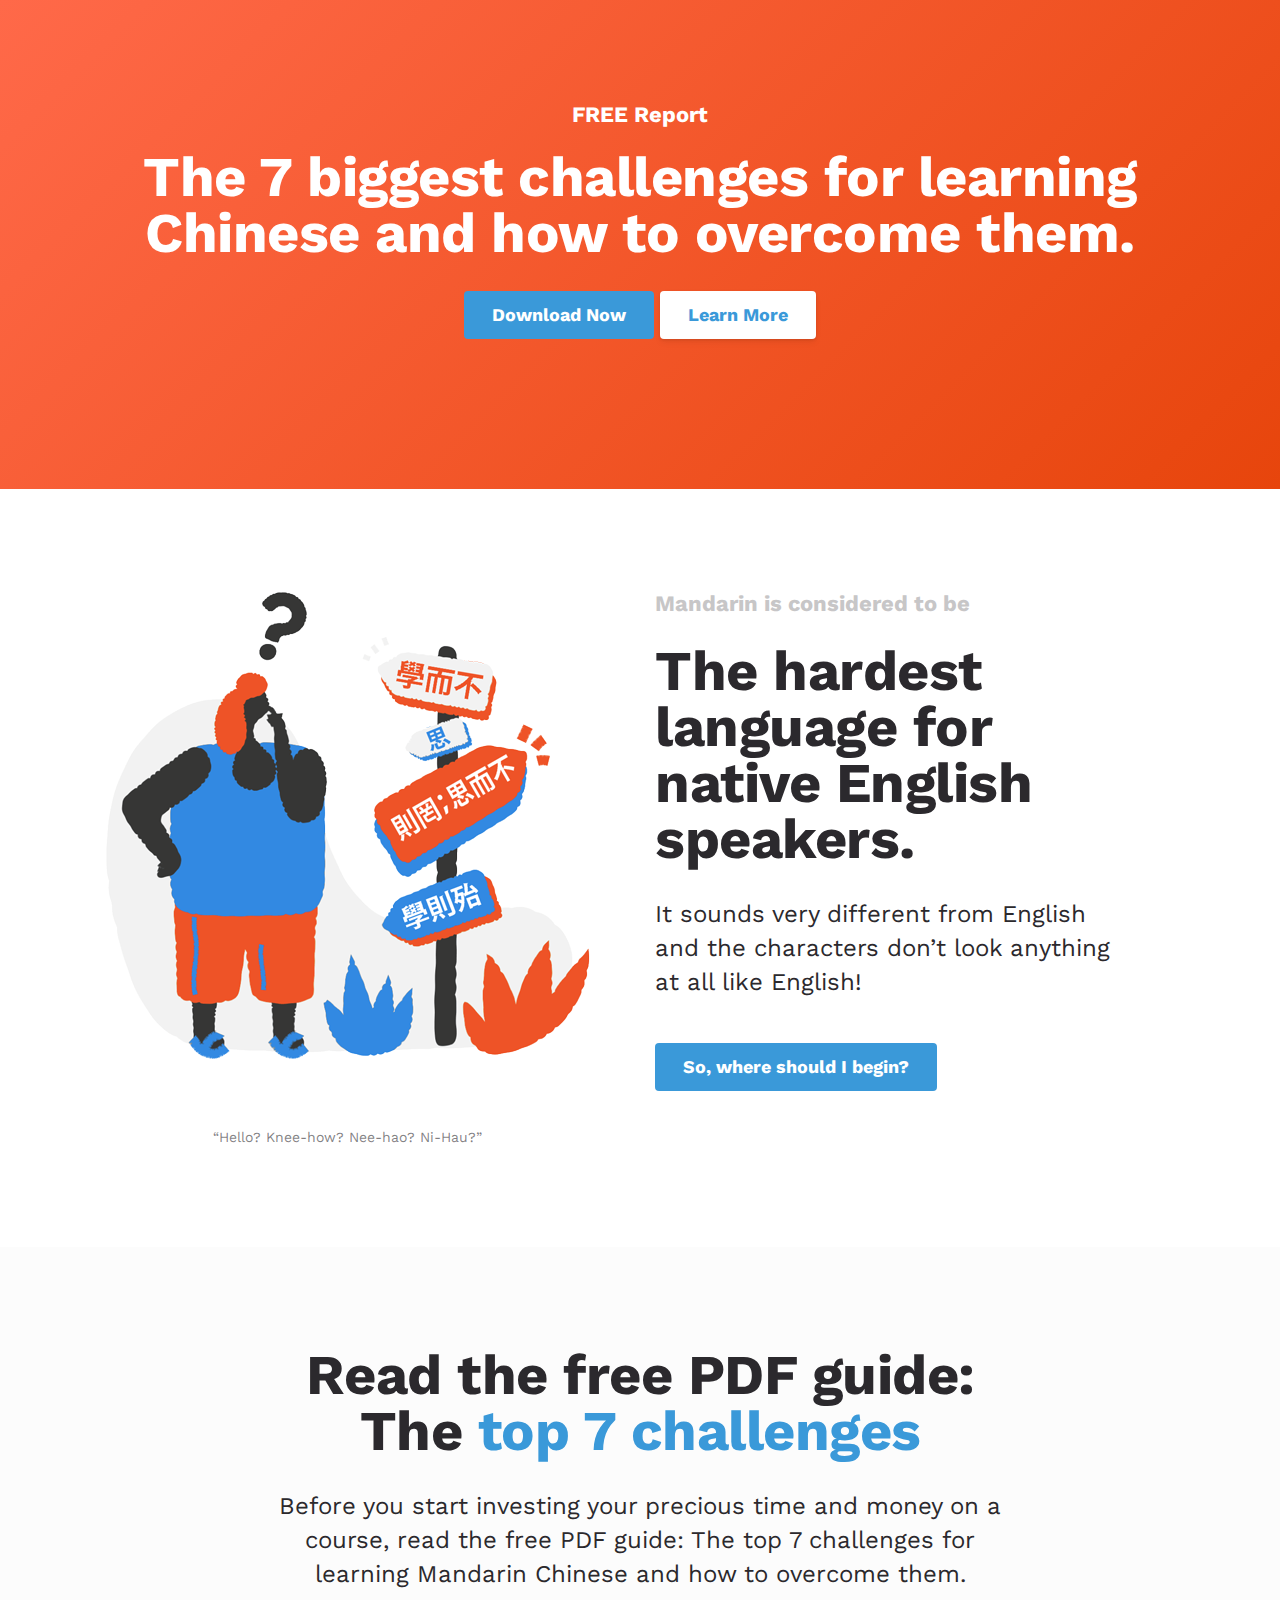
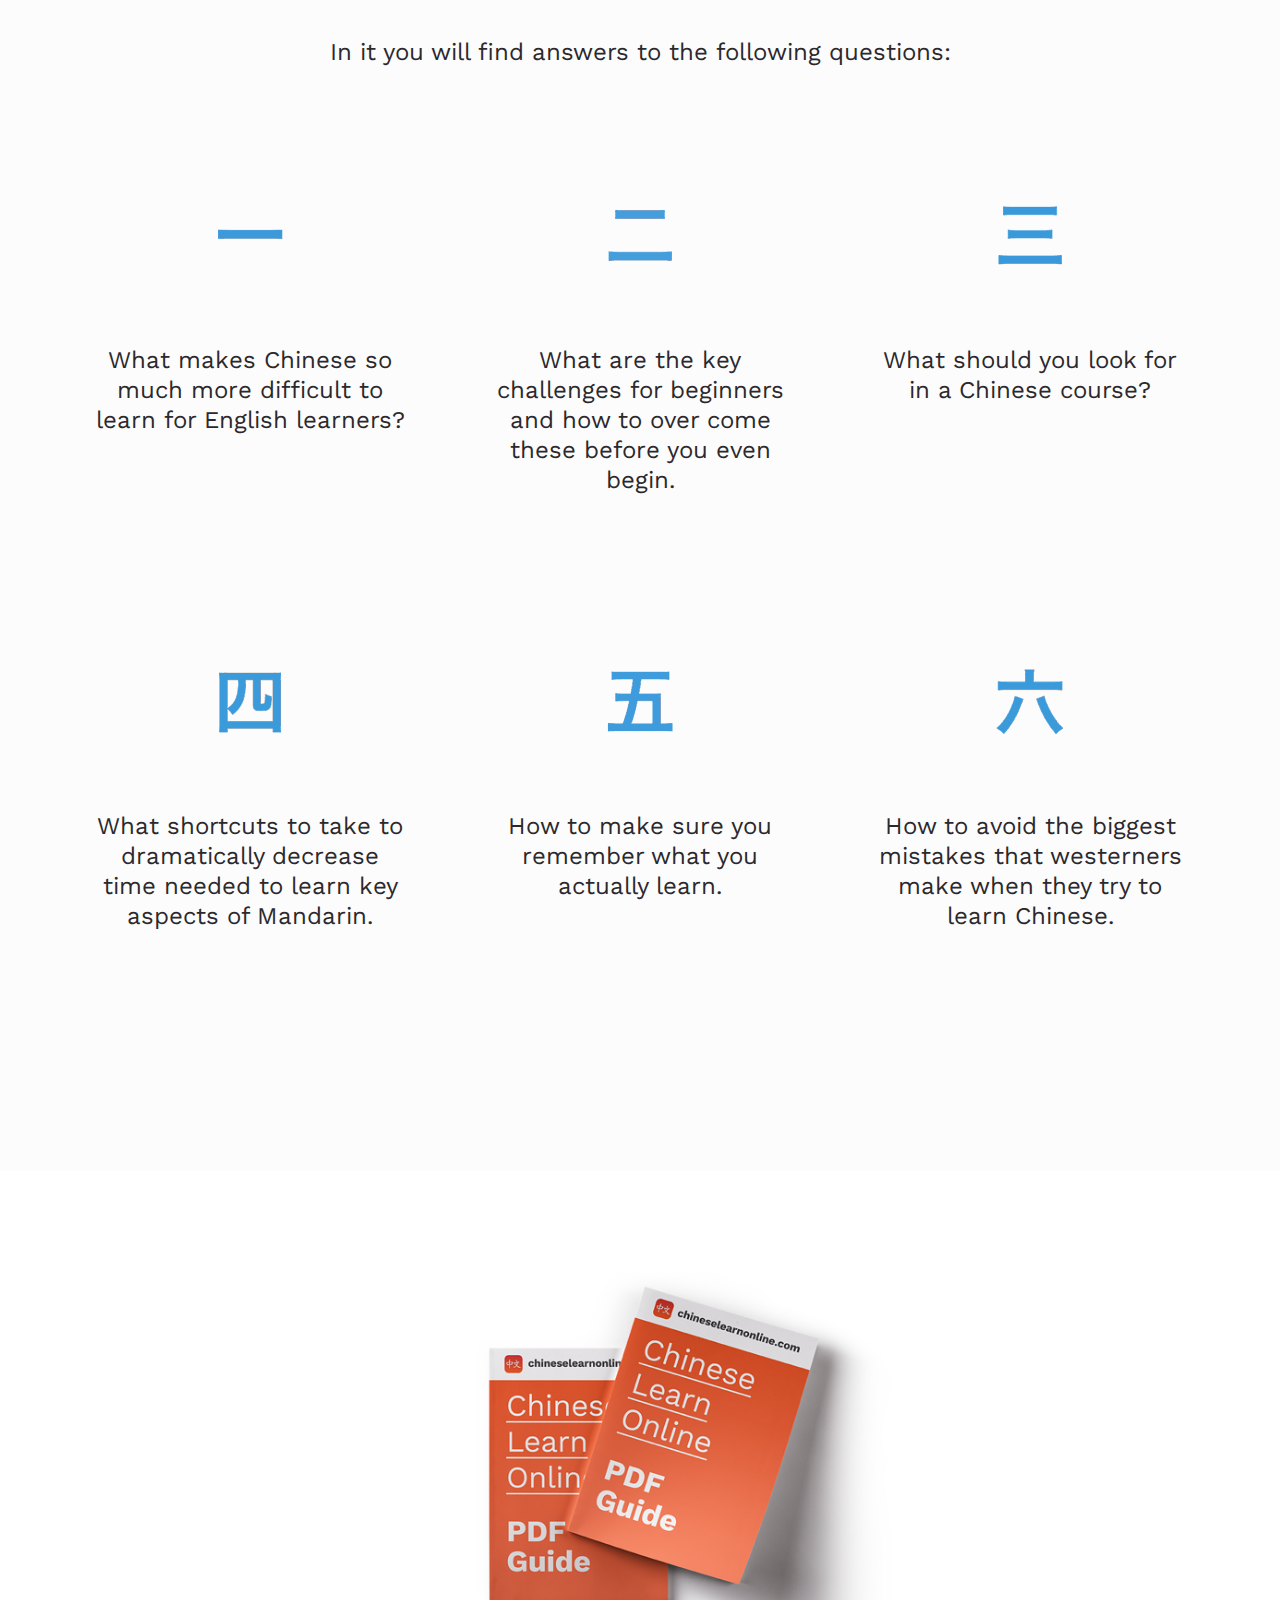
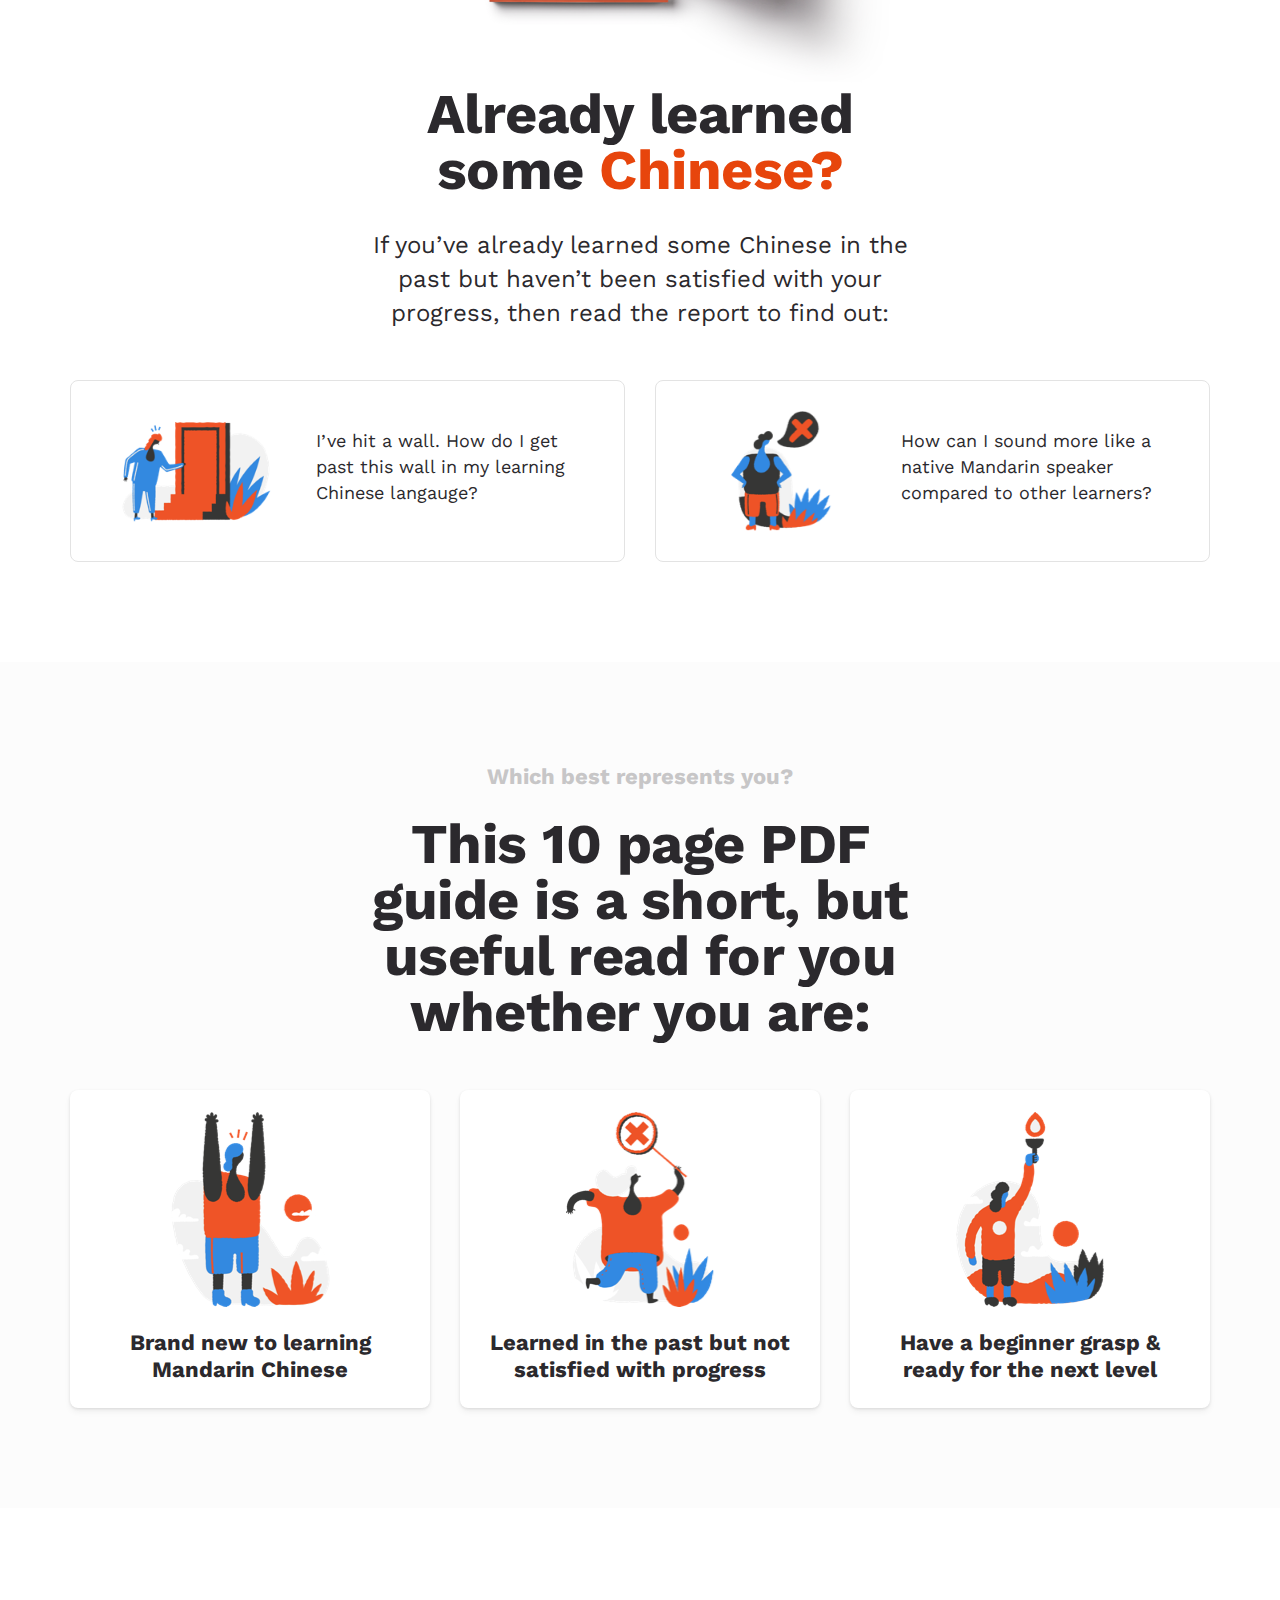
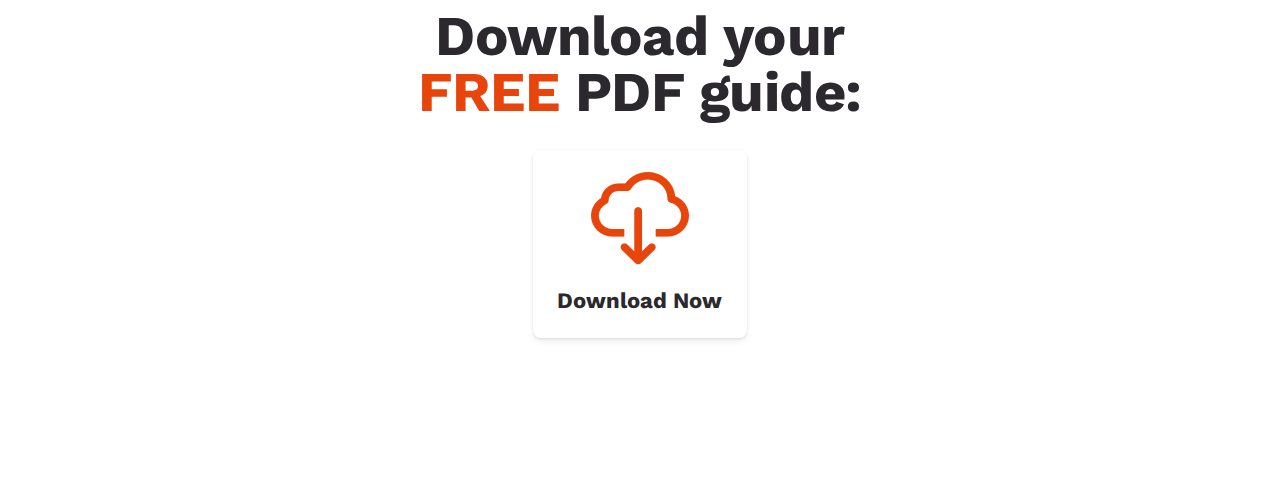
<file: index.html>
<!doctype html>
<html lang="en">
  <!-- Written by musavvir.info -->
  <head>
    <meta charset="utf-8">
    <title>Chinese Learn Online | FREE PDF Guide</title>
    <meta http-equiv="X-UA-Compatible" content="IE=Edge">
    <meta name="viewport" content="width=device-width, initial-scale=1">
    <meta name="theme-color" content="#fff">
    <link rel="apple-touch-icon" sizes="180x180" href="img/apple-touch-icon.png">
    <link rel="icon" type="image/png" sizes="32x32" href="img/favicon-32x32.png">
    <link rel="icon" type="image/png" sizes="16x16" href="img/favicon-16x16.png">
    <link rel="manifest" href="img/site.webmanifest">
    <link rel="mask-icon" href="img/safari-pinned-tab.svg" color="#E7450C">
    <meta name="msapplication-TileColor" content="#E7450C">
    <meta name="theme-color" content="#ffffff">
    <link href="https://fonts.googleapis.com/css?family=Work+Sans:400,700" rel="stylesheet">
    <link rel="stylesheet" media="all" href="css/bootstrap.min.css">
    <link rel="stylesheet" media="all" href="css/clo.css">
    <meta name="description" content="">
    <!-- Twitter Card data -->
    <meta name="twitter:card" content="">
    <meta name="twitter:site" content="">
    <meta name="twitter:title" content="Chinese Learn Online | FREE PDF Guide">
    <meta name="twitter:description" content="Chinese Learn Online (CLO) is a progressive course in Mandarin Chinese that takes you from absolute beginner to fluency over the course of 7 levels of difficulty.">
    <meta name="twitter:creator" content="">
    <meta name="twitter:image" content="">
    <!-- Open Graph data -->
    <meta property="og:title" content="Chinese Learn Online | FREE PDF Guide">
    <meta property="og:type" content="article">
    <meta property="og:url" content="">
    <meta property="og:image" content="">
    <meta property="og:description" content="Chinese Learn Online (CLO) is a progressive course in Mandarin Chinese that takes you from absolute beginner to fluency over the course of 7 levels of difficulty.">
    <meta property="og:site_name" content="">
    <meta property="fb:admins" content="">
  </head>
  <body>
    <!-- BEGIN page -->
    <div class="page">
      <!-- BEGIN inner -->
      <!-- BEGIN header section -->
      <div class="section" id="header" style="background-image: linear-gradient(-45deg, #E7450C 0%, #FF6949 100%); background-image: linear-gradient(-45deg, #E7450C 0%, #FF6949 100%);">
          <div class="center">
                  <div class="theme-white">FREE Report</div>
                  <div class="title title-2 white">The 7 biggest challenges for learning Chinese and how to overcome them.</div>
                  <a class="btn btn-primary" href="#download">Download Now</a>
                  <a class="btn btn-secondary" href="#challenges">Learn More</a>
          </div>
      </div>
      <!-- END header section -->

      <!-- BEGIN hardest language section -->
      <div class="section" id="hardest-language">
        <div class="container">
          <div class="row">
              <div class="col-md-6">
                  <figure class="preview">
                    <img class="preview-pic" src="img/img-hardest-language.png" srcset="img/img-hardest-language@2x.png 2x" alt="">
                    <figcaption class="preview-figcaption">“Hello? Knee-how? Nee-hao? Ni-Hau?”</figcaption>
                  </figure>
                </div>
            <div class="col-md-6 mb-5 mb-lg-0">
              <div class="wrap">
                <div class="theme">Mandarin is considered to be</div>
                <div class="title title-2">The hardest language for native English speakers.</div>
                <div class="text">It sounds very different from English and the characters don’t look anything at all like English!</div>
                <a class="btn btn-primary" href="#download">So, where should I begin?</a>
              </div>
            </div>

          </div>
        </div>
      </div>
      <!-- END hardest language section -->

      <!-- BEGIN challenges section -->
      <div class="section" style="background: #FCFCFC" id="challenges">
        <div class="container">
          <div class="center">
              <div class="title title-2">Read the free PDF guide: The <span class="blue">top 7 challenges</span></div>
              <div class="text">Before you start investing your precious time and money on a course, read the free PDF guide: The top 7 challenges for learning Mandarin Chinese and how to overcome them.</div>
              <div class="text">In it you will find answers to the following questions:</div>
          </div>  
 
          <div class="row mb-50">
            <div class="col-md-4">
              <div class="card">
                <div class="card-preview">
                  <img class="card-pic" src="img/img-one.gif" srcset="img/img-one@2x.gif 2x" alt="">
                </div>
                <div class="card-text">What makes Chinese so much more difficult to learn for English learners?</div>

              </div>
            </div>
            <div class="col-md-4">
              <div class="card">
                <div class="card-preview">
                    <img class="card-pic" src="img/img-two.gif" srcset="img/img-two@2x.gif 2x" alt="">
                </div>
                <div class="card-text">What are the key challenges for beginners and how to over come these before you even begin.</div>
              </div>
            </div>
            <div class="col-md-4">
              <div class="card">
                <div class="card-preview">
                    <img class="card-pic" src="img/img-three.gif" srcset="img/img-three@2x.gif 2x" alt="">
                </div>
                <div class="card-text">What should you look for in a Chinese course?</div>
              </div>
            </div>
          </div>

          <div class="row mb-100">
              <div class="col-md-4">
                <div class="card">
                  <div class="card-preview">
                      <img class="card-pic" src="img/img-four.gif" srcset="img/img-four@2x.gif 2x" alt="">
                  </div>
                  <div class="card-text">What shortcuts to take to dramatically decrease time needed to learn key aspects of Mandarin.</div>
                </div>
              </div>
              <div class="col-md-4">
                <div class="card">
                  <div class="card-preview">
                      <img class="card-pic" src="img/img-five.gif" srcset="img/img-five@2x.gif 2x" alt="">
                  </div>
                  <div class="card-text">How to make sure you remember what you actually learn.</div>
                </div>
              </div>
              <div class="col-md-4">
                <div class="card">
                  <div class="card-preview">
                      <img class="card-pic" src="img/img-six.gif" srcset="img/img-six@2x.gif 2x" alt="">
                  </div>
                  <div class="card-text">How to avoid the biggest mistakes that westerners make when they try to learn Chinese.</div>
                </div>
              </div>
            </div>


        </div>
      </div>
      <!-- END challenges section -->

     <!-- BEGIN already section -->
     <div class="section" id="already">
      <div class="container">
        <div class="center">

                <figure class="preview">
                  <img class="preview-pic" src="img/pdf-cover.png" srcset="img/pdf-cover@2x.png 2x" alt="">

                </figure>

          <div class="title title-2">Already learned some <span class="orange">Chinese?</span></div>
          <div class="text">If you’ve already learned some Chinese in the past but haven’t been satisfied with your progress, then read the report to find out:</div>
        </div>
        <div class="row">
          <div class="col-lg-6 mb-3 mb-lg-0">
            <div class="service service-horz">
              <div class="service-preview">
                <img class="service-pic" src="img/illustration-G.png" srcset="img/illustration-G@2x.png 2x" alt="">
              </div>
              <div class="service-group">
                
                <div class="service-text">I’ve hit a wall. How do I get past this wall in my learning Chinese langauge?</div>
                
              </div>
            </div>
          </div>
          <div class="col-lg-6">
            <div class="service service-horz">
              <div class="service-preview">
                  <img class="service-pic" src="img/illustration-H.png" srcset="img/illustration-H@2x.png 2x" alt="">
              </div>
              <div class="service-group">
                
                <div class="service-text">How can I sound more like a native Mandarin speaker compared to other learners?</div>
                
              </div>
            </div>
          </div>
        </div>
      </div>
     </div>
     <!-- END already section --> 

     <!-- BEGIN who you are section -->
     <div class="section" style="background: #FCFCFC" id="#who-you-are">
      <div class="container">
        <div class="center">
          <div class="theme">Which best represents you?</div>
          <div class="title title-2">This 10 page PDF guide is a short, but useful read for you whether you are:</div>
          
        </div>
        <div class="row audience">
          <div class="col-lg-4 col-md-6 mb-3 mb-lg-0">
            <div class="audience-item">
              <div class="audience-preview">
                  <img class="audience-pic" src="/img/illustration-X.png" srcset="img/illustration-X@2x.png 2x" alt="">
              </div>
              <div class="audience-title">Brand new to learning Mandarin Chinese</div>
            </div>
          </div>
          <div class="col-lg-4 col-md-6 mb-3 mb-lg-0">
            <div class="audience-item">
              <div class="audience-preview">
                  <img class="audience-pic" src="/img/illustration-Y.png" srcset="img/illustration-Y@2x.png 2x" alt="">
              </div>
              <div class="audience-title">Learned in the past but not satisfied with progress</div>
            </div>
          </div>
          <div class="col-lg-4 col-md-6 mb-3 mb-lg-0">
            <div class="audience-item">
              <div class="audience-preview">
                <img class="audience-pic" src="/img/illustration-Z.png" srcset="img/illustration-Z@2x.png 2x" alt="">
              </div>
              <div class="audience-title">Have a beginner grasp & ready for the next level</div>
            </div>
          </div>

        </div>
      </div>
     </div>
     <!-- END who you are section -->

     <!-- BEGIN download section -->
     <div class="section" id="download">
      <div class="container">
        <div class="center">
          <div class="title title-2">Download your <span class="orange">FREE</span> PDF guide:</div>
          <div class="row audience">
            <div class=" center col-lg-5 col-md-5 mb-3 mb-lg-0">
              <a href="thank-you.html" class="audience-item" style="min-height:auto;">
                <div class="audience-preview" style="height:auto;">
                  <img class="audience-pic" src="/img/img-download.png" srcset="img/img-download@2x.png 2x" alt="">
                </div>
                <div class="audience-title">Download Now</div>
              </a>
            </div>
          </div>
      </div>
    </div>      
     </div>
     <!-- END download section -->

     <!-- END inner -->
     </div>
    <!-- END page -->
    <!-- BEGIN scripts -->
    <script src="js/lib/jquery-3.3.1.min.js"></script>
    <script src="js/lib/bootstrap.min.js"></script>
    <script src="js/clo.js"></script>
    <!-- END scripts -->
  </body>
</html>
</file>
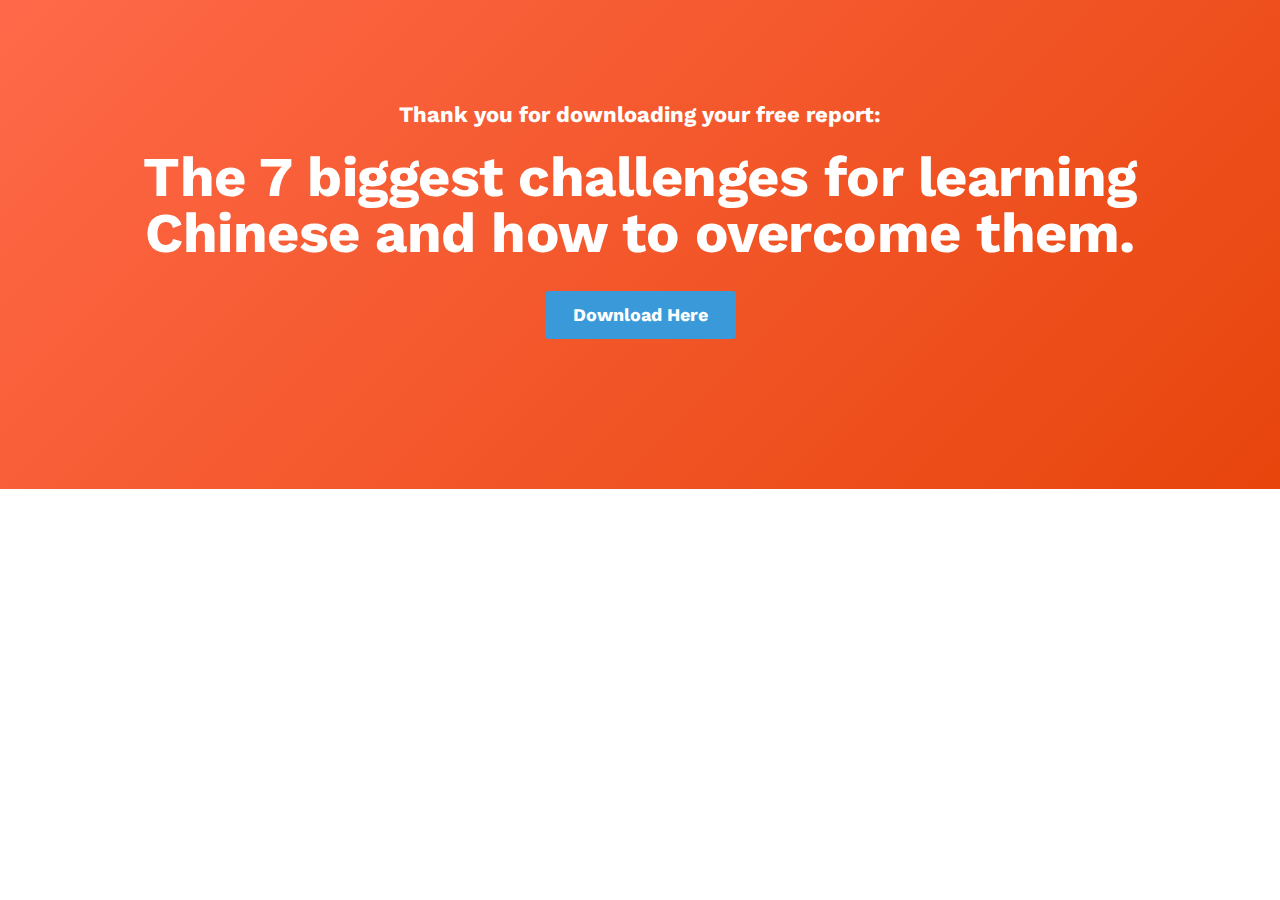
<file: thank-you.html>
<!doctype html>
<html lang="en">
  <!-- Written by musavvir.info -->
  <head>
    <meta charset="utf-8">
    <title>Thanks for Downloading | FREE PDF Guide</title>
    <meta http-equiv="X-UA-Compatible" content="IE=Edge">
    <meta name="viewport" content="width=device-width, initial-scale=1">
    <meta name="theme-color" content="#fff">
    <link rel="apple-touch-icon" sizes="180x180" href="img/apple-touch-icon.png">
    <link rel="icon" type="image/png" sizes="32x32" href="img/favicon-32x32.png">
    <link rel="icon" type="image/png" sizes="16x16" href="img/favicon-16x16.png">
    <link rel="manifest" href="img/site.webmanifest">
    <link rel="mask-icon" href="img/safari-pinned-tab.svg" color="#E7450C">
    <meta name="msapplication-TileColor" content="#E7450C">
    <meta name="theme-color" content="#ffffff">
    <link href="https://fonts.googleapis.com/css?family=Work+Sans:400,700" rel="stylesheet">
    <link rel="stylesheet" media="all" href="css/bootstrap.min.css">
    <link rel="stylesheet" media="all" href="css/clo.css">
    <meta name="description" content="">
    <!-- Twitter Card data -->
    <meta name="twitter:card" content="">
    <meta name="twitter:site" content="">
    <meta name="twitter:title" content="Thanks for Downloading | FREE PDF Guide">
    <meta name="twitter:description" content="Chinese Learn Online (CLO) is a progressive course in Mandarin Chinese that takes you from absolute beginner to fluency over the course of 7 levels of difficulty.">
    <meta name="twitter:creator" content="">
    <meta name="twitter:image" content="">
    <!-- Open Graph data -->
    <meta property="og:title" content="Thanks for Downloading | FREE PDF Guide">
    <meta property="og:type" content="article">
    <meta property="og:url" content="">
    <meta property="og:image" content="">
    <meta property="og:description" content="Chinese Learn Online (CLO) is a progressive course in Mandarin Chinese that takes you from absolute beginner to fluency over the course of 7 levels of difficulty.">
    <meta property="og:site_name" content="">
    <meta property="fb:admins" content="">
  </head>
  <body>
    <!-- BEGIN page -->
    <div class="page">
      <!-- BEGIN inner -->
      <!-- BEGIN header section -->
      <div class="section" id="header" style="background-image: linear-gradient(-45deg, #E7450C 0%, #FF6949 100%); background-image: linear-gradient(-45deg, #E7450C 0%, #FF6949 100%);">
          <div class="center">
                  <div class="theme-white">Thank you for downloading your free report:</div>
                  <div class="title title-2 white">The 7 biggest challenges for learning Chinese and how to overcome them.</div>
                  <a class="btn btn-primary" href="#download">Download Here</a>
          </div>
      </div>
      <!-- END header section -->
     <!-- END inner -->
     </div>
    <!-- END page -->
    <!-- BEGIN scripts -->
    <script src="js/lib/jquery-3.3.1.min.js"></script>
    <script src="js/lib/bootstrap.min.js"></script>
    <script src="js/clo.js"></script>
    <!-- END scripts -->
  </body>
</html>
</file>
<file: css/clo.css>
/* written by musavvir.info */
body {
  font-family: 'Work Sans', sans-serif;
  font-size: 18px;
  color: #2B292D;
  line-height: 1.25;
}

.orange {
  color: #E7450C;}

.blue {
    color: #3A99D9;}

.white {
    color: white;}

body.touch-device .nav-drop.visible {
  display: block;
}

body:not(.touch-device) .nav-item:hover .nav-drop {
  display: block;
}

a {
  color: #3041C4;
  -webkit-transition: opacity .2s, color .2s;
  -o-transition: opacity .2s, color .2s;
  transition: opacity .2s, color .2s;
}

a:hover {
  opacity: 1;
  color: #26339b;
  text-decoration: none;
}

img {
  max-width: 100%;
}

label {
  margin-bottom: 10px;
  font-size: 16px;
  font-weight: 700;
  line-height: 1.375;
}

.form-group {
  margin-bottom: 30px;
}

.form-control {
  height: 48px;
  padding: 12px 15px;
  font-family: 'Work Sans', sans-serif;
  font-size: 18px;
}

.form-control::-webkit-input-placeholder {
  color: rgba(43, 41, 45, 0.6);
}

.form-control::-ms-input-placeholder {
  color: rgba(43, 41, 45, 0.6);
}

.form-control::placeholder {
  color: rgba(43, 41, 45, 0.6);
}

.form-control:focus {
  border-color: #3041C4;
  -webkit-box-shadow: 0 0 0 0.2rem rgba(48, 65, 196, 0.25);
  box-shadow: 0 0 0 0.2rem rgba(48, 65, 196, 0.25);
}

textarea.form-control {
  height: auto;
}

.btn {
  padding: 12px 28px;
  border: none;
  font-size: 18px;
  font-weight: 700;
  line-height: 1.34;
}

.btn-primary {
  background: #3A99D9;
}

.btn-primary:hover {
  background: #1976B4;
}

.btn-secondary {
  background: white;
  -webkit-box-shadow: 0 1px 3px 0 rgba(0, 0, 0, 0.1), 0 4px 6px 0 rgba(0, 0, 0, 0.05), inset 0 1px 0 0 rgba(255, 255, 255, 0.1);
  box-shadow: 0 1px 3px 0 rgba(0, 0, 0, 0.1), 0 4px 6px 0 rgba(0, 0, 0, 0.05), inset 0 1px 0 0 rgba(255, 255, 255, 0.1);
  color: #3A99D9;
}

.btn-outline-primary {
  padding: 11px 27px;
  border: 1px solid #3041C4;
  background: none;
  color: #3041C4;
}

.btn-outline-primary:hover {
  background: #3041C4;
  border-color: #3041C4;
  color: white;
}

.btn-outline-primary:active {
  background: #2b3ab0;
  border-color: #2b3ab0;
  color: white;
}

.btn-group-simple .btn {
  width: 100%;
  margin-bottom: 15px;
}

.btn-primary:not(:disabled):not(.disabled).active,
.btn-primary:not(:disabled):not(.disabled):active,
.show > .btn-primary.dropdown-toggle,
.btn-outline-primary:not(:disabled):not(.disabled).active,
.btn-outline-primary:not(:disabled):not(.disabled):active,
.show > .btn-outline-primary.dropdown-toggle {
  background: #26339b;
}

.btn-outline-primary:not(:disabled):not(.disabled).active,
.btn-outline-primary:not(:disabled):not(.disabled):active,
.show > .btn-outline-primary.dropdown-toggle {
  border-color: transparent;
}

.btn-primary.focus,
.btn-primary:focus,
.btn-primary:not(:disabled):not(.disabled).active:focus,
.btn-primary:not(:disabled):not(.disabled):active:focus,
.show > .btn-primary.dropdown-toggle:focus,
.btn-outline-primary.focus,
.btn-outline-primary:focus,
.btn-outline-primary:not(:disabled):not(.disabled).active:focus,
.btn-outline-primary:not(:disabled):not(.disabled):active:focus,
.show > .btn-outline-primary.dropdown-toggle:focus {
  -webkit-box-shadow: 0 0 0 0.2rem rgba(48, 65, 196, 0.5);
  box-shadow: 0 0 0 0.2rem rgba(48, 65, 196, 0.5);
}

.page {
  display: -webkit-box;
  display: -ms-flexbox;
  display: flex;
  min-height: 100vh;
  -webkit-box-orient: vertical;
  -webkit-box-direction: normal;
  -ms-flex-direction: column;
  flex-direction: column;
}

.page-inner {
  -webkit-box-flex: 1;
  -ms-flex: 1 0 auto;
  flex: 1 0 auto;
}

.container {
  max-width: 1170px;
}

.container-sm {
  max-width: 780px;
}

.carousel-indicators {
  position: static;
  margin: 28px 0 0;
}

.carousel-indicators li {
  display: -webkit-box;
  display: -ms-flexbox;
  display: flex;
  width: 20px;
  height: 20px;
  margin: 0;
  background: none;
  border: none;
  opacity: 1;
  text-indent: 0;
}

.carousel-indicators li.active:before {
  background: #3041C4;
}

.carousel-indicators li:before {
  content: '';
  display: inline-block;
  width: 8px;
  height: 8px;
  margin: auto;
  background: rgba(43, 41, 45, 0.1);
  border-radius: 50%;
  -webkit-transition: background .2s;
  -o-transition: background .2s;
  transition: background .2s;
}

.socials {
  display: -webkit-box;
  display: -ms-flexbox;
  display: flex;
  margin: 0 -10px;
  -webkit-box-align: center;
  -ms-flex-align: center;
  align-items: center;
}

.socials-item {
  padding: 10px;
  -webkit-transition: opacity .2s;
  -o-transition: opacity .2s;
  transition: opacity .2s;
}

.socials-item:hover {
  opacity: .7;
}

.navbar-expand-lg {
  padding: 0;
}

.navbar-brand {
  display: -webkit-box;
  display: -ms-flexbox;
  display: flex;
  margin: 0 auto 0 0;
  padding: 0;
  font-size: 18px;
  color: #2B292D;
  -webkit-box-align: center;
  -ms-flex-align: center;
  align-items: center;
}

.navbar-logo {
  margin-right: 12px;
  -webkit-box-flex: 0;
  -ms-flex: 0 0 48px;
  flex: 0 0 48px;
}

.navbar-pic {
  display: block;
  max-width: 100%;
  border-radius: 8px;
  background: white;
  -webkit-box-shadow: 0 1px 3px 0 rgba(0, 0, 0, 0.1), 0 4px 6px 0 rgba(0, 0, 0, 0.05), inset 0 1px 0 0 rgba(255, 255, 255, 0.1);
  box-shadow: 0 1px 3px 0 rgba(0, 0, 0, 0.1), 0 4px 6px 0 rgba(0, 0, 0, 0.05), inset 0 1px 0 0 rgba(255, 255, 255, 0.1);
}

.navbar-title {
  font-size: 20px;
  font-weight: 700;
}

.navbar-text {
  padding: 0;
  opacity: .6;
}

.navbar-toggler {
  position: absolute;
  top: -8px;
  right: -15px;
  width: 59px;
  height: 64px;
  padding: 26px 20px;
  border: solid #E3E3E3;
  border-width: 0 0 0 1px;
  border-radius: 0;
}

.navbar-toggler:before, .navbar-toggler:after,
.navbar-toggler span {
  display: block;
  width: 18px;
  height: 2px;
  background: #808080;
  -webkit-transition: width .2s, -webkit-transform .2s;
  transition: width .2s, -webkit-transform .2s;
  -o-transition: transform .2s, width .2s;
  transition: transform .2s, width .2s;
  transition: transform .2s, width .2s, -webkit-transform .2s;
}

.navbar-toggler:before, .navbar-toggler:after {
  content: '';
}

.navbar-toggler span {
  margin: 3px 0;
}

.navbar-toggler:focus {
  outline: none;
}

.navbar-toggler[aria-expanded="true"]:before {
  -webkit-transform: translateY(5px) rotate(45deg);
  -ms-transform: translateY(5px) rotate(45deg);
  transform: translateY(5px) rotate(45deg);
}

.navbar-toggler[aria-expanded="true"] span {
  -webkit-transform: rotate(-45deg);
  -ms-transform: rotate(-45deg);
  transform: rotate(-45deg);
}

.navbar-toggler[aria-expanded="true"]:after {
  -webkit-transform: translateY(-5px) rotate(45deg);
  -ms-transform: translateY(-5px) rotate(45deg);
  transform: translateY(-5px) rotate(45deg);
}

.navbar-collapse {
  margin: 8px -15px 0;
  padding: 10px 15px;
  border-top: 1px solid #E3E3E3;
}

.navbar .btn {
  width: 100%;
  margin: 25px 0 0;
}

.nav-item {
  position: relative;
}

.nav-link {
  font-size: 22px;
  color: #2B292D;
}

.nav-link.active {
  font-weight: 700;
}

.nav-link:hover .nav-arrow {
  fill: #3041C4;
}

.nav-arrow {
  display: inline-block;
  margin-left: 11px;
  fill: #2B292D;
  vertical-align: 2px;
  -webkit-transition: fill .2s;
  -o-transition: fill .2s;
  transition: fill .2s;
}

.nav-drop {
  display: none;
  padding-top: 10px;
}

.nav-group {
  display: block;
  margin-bottom: 16px;
  color: #2B292D;
}

.nav-group:hover {
  color: #2B292D;
}

.nav-group:hover .nav-title {
  color: #009B4D;
}

.nav-title {
  margin-bottom: 8px;
  font-weight: 700;
  -webkit-transition: color .2s;
  -o-transition: color .2s;
  transition: color .2s;
}

.nav-text {
  line-height: 1.45;
}

.header {
  position: relative;
  padding: 8px 0;
  background: white;
  -webkit-box-shadow: 0 4px 16px 0 rgba(44, 50, 65, 0.08);
  box-shadow: 0 4px 16px 0 rgba(44, 50, 65, 0.08);
  z-index: 59;
}

.header .navbar-text {
  display: none;
}

.wrap .text + .accordion {
  margin-top: -20px;
}

.theme {
  margin-bottom: 20px;
  color: #C7C6C7;
  font-size: 22px;
  font-weight: 700;
  line-height: 1.333;
}

.theme-white {
  margin-bottom: 20px;
  color: white;
  font-size: 22px;
  font-weight: 700;
  line-height: 1.333;
}

.title {
  margin-bottom: 28px;
  font-weight: 700;
  font-size: 50px;
  letter-spacing: -0.31px;
  line-height: 1;
}

.title-2 {
  margin-bottom: 18px;
  font-size: 40px;
}

.title-3 {
  margin-bottom: 16px;
  font-size: 40px;
}

.title-4 {
  font-size: 24px;
  line-height: 1.25;
}

.text {
  margin-bottom: 30px;
  font-size: 24px;
  line-height: 1.41667;
}

.text-sm {
  margin-bottom: 26px;
  font-size: 22px;
}

.preview {
  margin: 0;
  text-align: center;
}

.preview-pic {
  max-width: 100%;
}

.preview-figcaption {
  margin-top: 15px;
  font-size: 14px;
  color: rgba(43, 41, 45, 0.6);
}

.preview-review {
  margin-top: 30px;
}

.section {
  position: relative;
  padding: 50px 0;
  background: white;
}

.section-nav {
  display: -webkit-box;
  display: -ms-flexbox;
  display: flex;
  margin: 25px 0 -51px;
  overflow: auto;
}

.section-link {
  margin-right: 22px;
  padding: 25px 8px;
  border-bottom: 4px solid transparent;
  opacity: .6;
  color: #2B292D;
}

.section-link:hover {
  opacity: 1;
  color: #2B292D;
}

.section-link.active {
  border-color: #2B292D;
  font-weight: 700;
  opacity: 1;
}

.section-body {
  position: relative;
  z-index: 2;
}

.section-main {
  margin-top: -140px;
  padding: 176px 0 34px;
  overflow: hidden;
}

.section-main .title {
  max-width: 520px;
}

.section-main .text {
  max-width: 600px;
  margin-bottom: 32px;
}

.section-main .preview {
  margin: 20px -15px 0;
}

.section-gray {
  background: #F4F5F7;
}

.section-sm {
  padding: 50px 0;
}

.section-with-logos {
  padding: 0 0 40px;
  overflow: hidden;
}

.about {
  font-size: 22px;
  line-height: 1.45455;
}

.about-title {
  margin-bottom: 10px;
  font-size: 22px;
  font-weight: 700;
}

.logos {
  margin: -1px -18px 52px -16px;
  text-align: center;
}

.logos .col-lg-2 {
  display: -webkit-box;
  display: -ms-flexbox;
  display: flex;
  height: 96px;
  margin: 0 -1px -1px 0;
  border: 1px solid #E3E3E3;
  -webkit-box-align: center;
  -ms-flex-align: center;
  align-items: center;
  -webkit-box-pack: center;
  -ms-flex-pack: center;
  justify-content: center;
}

.accordion-item {
  padding: 20px 0;
  border: solid #DFDFE0;
  border-width: 0 0 1px;
  color: #2B292D;
}

.accordion-item.active {
  border-color: #3041C4;
  -webkit-box-shadow: 0 -2px 0 0 #3041C4 inset;
  box-shadow: 0 -2px 0 0 #3041C4 inset;
}

.accordion-head:hover .accordion-icon svg,
.accordion-item.active .accordion-icon svg {
  fill: #3041C4;
}

.accordion-head:hover .accordion-title,
.accordion-item.active .accordion-title {
  color: #3041C4;
}

.accordion-item.active .accordion-body {
  display: block;
}

.accordion-head {
  display: -webkit-box;
  display: -ms-flexbox;
  display: flex;
  -webkit-box-align: center;
  -ms-flex-align: center;
  align-items: center;
  cursor: pointer;
}

.accordion-body {
  display: none;
  padding-top: 12px;
}

.accordion-icon {
  height: 24px;
  margin-right: 15px;
  -webkit-box-flex: 0;
  -ms-flex: 0 0 24px;
  flex: 0 0 24px;
}

.accordion-icon svg {
  width: 100%;
  height: auto;
  margin: auto;
  -webkit-transition: fill .2s;
  -o-transition: fill .2s;
  transition: fill .2s;
}

.accordion-title {
  font-size: 22px;
  font-weight: 700;
  -webkit-box-flex: 1;
  -ms-flex: 1 1 auto;
  flex: 1 1 auto;
  -webkit-transition: color .2s;
  -o-transition: color .2s;
  transition: color .2s;
}

.accordion-preview {
  margin-top: 16px;
  -webkit-box-shadow: 0 4px 16px 0 rgba(44, 50, 65, 0.08);
  box-shadow: 0 4px 16px 0 rgba(44, 50, 65, 0.08);
}

.review-single {
  padding: 30px 20px;
  background: white;
  -webkit-box-shadow: 0 1px 3px 0 rgba(0, 0, 0, 0.1), 0 4px 6px 0 rgba(0, 0, 0, 0.05), inset 0 1px 0 0 rgba(255, 255, 255, 0.1);
  box-shadow: 0 1px 3px 0 rgba(0, 0, 0, 0.1), 0 4px 6px 0 rgba(0, 0, 0, 0.05), inset 0 1px 0 0 rgba(255, 255, 255, 0.1);
  border-bottom: 4px solid #0185D0;
}

.review-single .review-content {
  font-size: 20px;
  line-height: 1.4;
}

.review-user {
  display: -webkit-box;
  display: -ms-flexbox;
  display: flex;
  margin-top: 26px;
  font-size: 16px;
  line-height: 1.375;
  -webkit-box-align: center;
  -ms-flex-align: center;
  align-items: center;
}

.review-preview {
  margin-right: 10px;
  -webkit-box-flex: 0;
  -ms-flex: 0 0 40px;
  flex: 0 0 40px;
}

.review-pic {
  display: block;
  max-width: 100%;
  border-radius: 50%;
}

.review-name {
  font-weight: 700;
}

.review-position {
  opacity: .6;
}

.review-title {
  margin-bottom: 28px;
  font-size: 24px;
  font-weight: 700;
  color: #3041C4;
}

.review-text {
  margin: 0 auto 34px;
  font-size: 24px;
  line-height: 1.41667;
}

.hr {
  width: 150px;
  height: 1px;
  margin: 36px 0;
  background: rgba(0, 0, 0, 0.1);
}

.link, .question-content a {
  border-bottom: 1px solid;
  font-weight: 700;
  -webkit-transition: border-color .2s, color .2s;
  -o-transition: border-color .2s, color .2s;
  transition: border-color .2s, color .2s;
}

.link:hover, .question-content a:hover {
  border-color: transparent;
}

.benefit {
  font-size: 18px;
  line-height: 1.44444;
}

.benefit-content {
  margin-bottom: 8px;
}

.center {
  max-width: 554px;
  margin: 0 auto 50px;
  text-align: center;
}

#challenges .center {
  max-width: 754px;
  margin: 0 auto 50px;
  text-align: center;
}

#header .center {
  max-width: 1170px;
  text-align: center;
}

.center-lg {
  max-width: 750px;
}

.audience-item {
  display: block;
  height: 100%;
  min-height: 300px;
  padding: 22px 24px 24px;
  background: white;
  -webkit-box-shadow: 0 1px 3px 0 rgba(0, 0, 0, 0.1), 0 4px 6px 0 rgba(0, 0, 0, 0.05), inset 0 1px 0 0 rgba(255, 255, 255, 0.1);
  box-shadow: 0 1px 3px 0 rgba(0, 0, 0, 0.1), 0 4px 6px 0 rgba(0, 0, 0, 0.05), inset 0 1px 0 0 rgba(255, 255, 255, 0.1);
  border-radius: 8px;
  color: #2B292D;
  text-align: center;
  -webkit-transition: background .2s;
  -o-transition: background .2s;
  transition: background .2s;
}

.audience-item:hover {
  background: #2B292D;
}

.audience-item:hover .audience-title {
  color: white;
}

.audience-preview {
  height: 195px;
  margin-bottom: 22px;
}

.audience-title {
  font-size: 22px;
  font-weight: 700;
  -webkit-transition: color .2s;
  -o-transition: color .2s;
  transition: color .2s;
}

.vacancy {
  max-width: 520px;
  margin: 0 auto;
}

.vacancy-item {
  display: block;
  position: relative;
  padding: 20px 70px 20px 20px;
  border: 1px solid rgba(43, 41, 45, 0.2);
  border-radius: 8px;
  color: #2B292D;
  -webkit-transition: background .2s, color .2s;
  -o-transition: background .2s, color .2s;
  transition: background .2s, color .2s;
}

.vacancy-item:not(:last-child) {
  margin-bottom: 20px;
}

.vacancy-title {
  margin-bottom: 10px;
  font-size: 22px;
  font-weight: 700;
  -webkit-box-flex: 0;
  -ms-flex: 0 0 60%;
  flex: 0 0 60%;
}

.vacancy-text {
  font-size: 16px;
  color: rgba(43, 41, 45, 0.6);
  -webkit-box-flex: 0;
  -ms-flex: 0 0 calc(40% - 28px);
  flex: 0 0 calc(40% - 28px);
}

.vacancy-arrow {
  display: -webkit-box;
  display: -ms-flexbox;
  display: flex;
  position: absolute;
  top: 0;
  right: 0;
  bottom: 0;
  width: 50px;
  background: #D5D4D5;
  border-radius: 0 7px 7px 0;
  -webkit-box-align: center;
  -ms-flex-align: center;
  align-items: center;
  -webkit-box-pack: center;
  -ms-flex-pack: center;
  justify-content: center;
}

.vacancy-arrow svg {
  fill: rgba(43, 41, 45, 0.6);
  -webkit-transition: fill .2s;
  -o-transition: fill .2s;
  transition: fill .2s;
}

.subscribe-content {
  margin-top: 10px;
  font-size: 14px;
  color: rgba(43, 41, 45, 0.6);
}

.subscribe-content a {
  text-decoration: underline;
}

.subscribe-content a:hover {
  text-decoration: none;
}

.subscribe .form-group {
  margin-bottom: 15px;
}

.subscribe .btn {
  width: 100%;
}

.apps {
  display: -webkit-box;
  display: -ms-flexbox;
  display: flex;
  margin-top: 36px;
  -webkit-box-pack: center;
  -ms-flex-pack: center;
  justify-content: center;
}

.apps-link:not(:last-child) {
  margin-right: 10px;
}

.apps-link:hover {
  opacity: .5;
}

.footer-section {
  padding: 40px 0 15px;
}

.footer-text {
  max-width: 360px;
  margin: 26px auto 0;
  opacity: .6;
  line-height: 1.44444;
  text-align: center;
}

.footer-category {
  margin-bottom: 18px;
  font-size: 22px;
  font-weight: 700;
  line-height: 1.27273;
}

.footer-menu {
  display: -webkit-box;
  display: -ms-flexbox;
  display: flex;
  -webkit-box-align: start;
  -ms-flex-align: start;
  align-items: flex-start;
  -webkit-box-orient: vertical;
  -webkit-box-direction: normal;
  -ms-flex-direction: column;
  flex-direction: column;
}

.footer-menu .footer-link {
  margin-bottom: 14px;
}

.footer-down {
  padding-bottom: 15px;
}

.footer-nav {
  display: -webkit-box;
  display: -ms-flexbox;
  display: flex;
  margin-bottom: 10px;
}

.footer-nav .footer-link {
  margin-right: 20px;
  font-size: 14px;
}

.footer-link {
  color: rgba(43, 41, 45, 0.6);
}

.footer-link:hover {
  color: #3041C4;
}

.footer .navbar-brand {
  display: block;
  text-align: center;
}

.footer .navbar-logo {
  width: 60px;
  margin: 0 auto 20px;
}

.footer .navbar-pic {
  border-radius: 14px;
}

.footer .hr {
  width: 100%;
}

.card {
  display: -webkit-box;
  display: -ms-flexbox;
  display: flex;
  min-height: 100%;
  padding: 30px 15px;
  border: none;
  border-radius: 8px;
  text-align: center;
  -webkit-box-orient: vertical;
  -webkit-box-direction: normal;
  -ms-flex-direction: column;
  flex-direction: column;
  -webkit-transition: -webkit-box-shadow .2s;
  transition: -webkit-box-shadow .2s;
  -o-transition: box-shadow .2s;
  transition: box-shadow .2s;
  transition: box-shadow .2s, -webkit-box-shadow .2s;
}

.card-preview {
  margin-bottom: 36px;
}

.card-text {
  margin-bottom: 32px;
  font-size: 22px;
  line-height: 1.25;
}

.card-foot {
  margin-top: auto;
}

.service {
  text-align: center;
}

.service-preview {
  margin-bottom: 20px;
}

.service-icon {
  width: auto;
  max-height: 30px;
}

.service-title, .service-text {
  margin-bottom: 8px;
}

.service-title {
  font-size: 20px;
  font-weight: 700;
}

.service-text {
  line-height: 1.44444;
}

.service-horz {
  border: 1px solid #E3E3E3;
  border-radius: 8px;
  padding: 30px;
}

.info {
  max-width: 360px;
  margin: 0 auto;
}

.info-title {
  margin-bottom: 8px;
  font-size: 22px;
  font-weight: 700;
}

.info-content {
  margin-bottom: 18px;
  font-size: 18px;
  line-height: 1.44444;
}

.price {
  min-height: 100%;
  border: 1px solid rgba(43, 41, 45, 0.2);
  border-radius: 8px;
  -webkit-transition: all .2s;
  -o-transition: all .2s;
  transition: all .2s;
}

.price:hover {
  background: white;
  border-color: transparent;
  -webkit-box-shadow: 0 13px 18px -8px rgba(0, 0, 0, 0.15), 0 11px 55px 10px rgba(0, 0, 0, 0.07);
  box-shadow: 0 13px 18px -8px rgba(0, 0, 0, 0.15), 0 11px 55px 10px rgba(0, 0, 0, 0.07);
}

.price-section {
  margin: 0 -1px;
  padding: 30px 25px;
}

.price-section:not(:last-child) {
  border-bottom: 1px solid rgba(43, 41, 45, 0.2);
}

.price-preview {
  margin-bottom: 30px;
  text-align: center;
}

.price-title {
  margin-bottom: 14px;
  font-size: 26px;
}

.price-text {
  margin-bottom: 20px;
  line-height: 1.444;
}

.price-value {
  margin-bottom: 36px;
  font-size: 22px;
}

.price-period {
  font-size: 18px;
  opacity: .4;
}

.price-save {
  margin: 0 -1px;
  padding: 14px 25px;
  border-bottom: 1px solid rgba(43, 41, 45, 0.2);
  color: rgba(43, 41, 45, 0.4);
  text-align: center;
}

.price-save strong {
  color: #E22729;
}

.price-list {
  padding: 0;
  font-size: 18px;
  line-height: 1.44;
  list-style: none;
}

.price-list li {
  position: relative;
  padding-left: 27px;
}

.price-list li:not(:last-child) {
  margin-bottom: 14px;
}

.price-list li:before {
  content: '';
  position: absolute;
  top: 6px;
  left: 0;
  width: 14px;
  height: 11px;
  background-image: url([data-uri]);
  background-size: contain;
  background-repeat: no-repeat;
}

.question {
  line-height: 1.44;
}

.question-title {
  margin-bottom: 8px;
  font-size: 24px;
  font-weight: 700;
}

.question-content {
  font-size: 22px;
}

.content {
  font-size: 24px;
  line-height: 1.41667;
}

.content h2 {
  margin-bottom: 26px;
  font-size: 28px;
  font-weight: 700;
  line-height: 1.2;
}

.content p,
.content ol,
.content ul {
  margin-bottom: 24px;
}

.content p + h2,
.content ol + h2,
.content ul + h2 {
  margin-top: 44px;
}

.content ol {
  padding-left: 30px;
  border-left: 6px solid #FFC52C;
  list-style-position: inside;
}

.content li:not(:last-child) {
  margin-bottom: 24px;
}

.mb-50 {
  margin-bottom: 30px;
}
.mb-100 {
  margin-bottom: 60px;
}

@media (min-width: 768px) {
  .btn-group-simple .btn {
    width: auto;
    margin: 0 4px 0 0;
  }
  .accordion-preview {
    position: absolute;
    top: 0;
    left: calc(100% + 15px);
    width: calc(100% - 15px);
    z-index: 10;
  }
  .subscribe-form {
    display: -webkit-box;
    display: -ms-flexbox;
    display: flex;
  }
  .subscribe .form-group {
    margin: 0 10px 0 0;
    -webkit-box-flex: 1;
    -ms-flex: 1 0 auto;
    flex: 1 0 auto;
  }
  .subscribe .btn {
    width: auto;
  }
  .service {
    text-align: left;
  }
  .service-horz {
    display: -webkit-box;
    display: -ms-flexbox;
    display: flex;
    min-height: 100%;
    -webkit-transition: border-color .2s, -webkit-box-shadow .2s;
    transition: border-color .2s, -webkit-box-shadow .2s;
    -o-transition: border-color .2s, box-shadow .2s;
    transition: border-color .2s, box-shadow .2s;
    transition: border-color .2s, box-shadow .2s, -webkit-box-shadow .2s;
    -webkit-box-align: center;
    -ms-flex-align: center;
    align-items: center;
  }
  .service-horz:hover {
    border-color: transparent;
    -webkit-box-shadow: 0 13px 18px -8px rgba(0, 0, 0, 0.15), 0 11px 55px 10px rgba(0, 0, 0, 0.07);
    box-shadow: 0 13px 18px -8px rgba(0, 0, 0, 0.15), 0 11px 55px 10px rgba(0, 0, 0, 0.07);
  }
  .service-horz .service-preview {
    margin: 0 40px 0 0;
    -webkit-box-flex: 0;
    -ms-flex: 0 0 120px;
    flex: 0 0 200px;
  }
  .price-margin-top {
    margin-top: 73px;
    min-height: calc(100% - 50px);
  }
  .border-md-right {
    border-right: 1px solid #E3E3E3;
  }
}

@media (min-width: 992px) {
  .socials {
    margin: 0;
    -webkit-box-pack: end;
    -ms-flex-pack: end;
    justify-content: flex-end;
  }
  .navbar-logo {
    margin-right: 15px;
    -webkit-box-flex: 0;
    -ms-flex: 0 0 60px;
    flex: 0 0 60px;
  }
  .navbar-pic {
    border-radius: 14px;
  }
  .navbar-toggler {
    height: 70px;
  }
  .navbar-collapse {
    margin: 0;
    padding: 0;
    border: none;
    -webkit-box-pack: end;
    -ms-flex-pack: end;
    justify-content: flex-end;
  }
  .navbar .btn {
    width: auto;
    margin: 0 0 0 50px;
  }
  .nav-item {
    margin-left: 36px;
  }
  .nav-link {
    padding: 10px;
    font-size: 18px;
  }
  .nav-drop {
    position: absolute;
    top: 74px;
    right: -40px;
    width: 612px;
    padding: 30px 30px 0;
    background: white;
    -webkit-box-shadow: 0 13px 18px -8px rgba(0, 0, 0, 0.15), 0 29px 45px 4px rgba(0, 0, 0, 0.08), 0 11px 55px 10px rgba(0, 0, 0, 0.07);
    box-shadow: 0 13px 18px -8px rgba(0, 0, 0, 0.15), 0 29px 45px 4px rgba(0, 0, 0, 0.08), 0 11px 55px 10px rgba(0, 0, 0, 0.07);
    border-radius: 8px;
  }
  .nav-drop:before, .nav-drop:after {
    content: '';
    position: absolute;
  }
  .nav-drop:before {
    bottom: 100%;
    right: 0;
    width: 100%;
    height: 32px;
  }
  .nav-drop:after {
    top: -19px;
    right: 80px;
    width: 0px;
    height: 0px;
    border-style: solid;
    border-width: 0 15px 20px 15px;
    border-color: transparent transparent white transparent;
  }
  .nav-group {
    margin-bottom: 34px;
  }
  .nav-title {
    font-size: 22px;
  }
  .header {
    padding: 15px 0;
  }
  .header-main {
    padding: 40px 0;
    background: none;
    -webkit-box-shadow: none;
    box-shadow: none;
  }
  .header .navbar-text {
    display: block;
  }
  .wrap {
    max-width: 462px;
  }
  .theme {
    margin-bottom: 24px;
  }
  .title {
    margin-bottom: 38px;
    font-size: 80px;
    letter-spacing: -0.5px;
  }
  .title-2 {
    margin-bottom: 30px;
    font-size: 56px;
  }
  .title-3 {
    font-size: 40px;
  }
  .title-4 {
    font-size: 24px;
  }
  .text {
    margin-bottom: 44px;
  }
  .preview-review {
    position: absolute;
    bottom: 0;
    left: calc(50% + 360px);
    width: 274px;
    margin: 0;
  }
  .preview-mw {
    max-width: 540px;
  }
  .section {
    padding: 100px 0;
  }
  .section-nav {
    margin: 45px 0 -111px;
  }
  .section-link {
    margin-right: 32px;
  }
  .section-main {
    padding: 176px 0 60px;
  }
  .section-main .title {
    max-width: 754px;
  }
  .section-main .text {
    max-width: 456px;
    margin-bottom: 58px;
  }
  .section-main .preview {
    position: absolute;
    top: 56px;
    left: calc(50% - 50px);
    width: 600px;
    z-index: -1;
  }
  .section-sm {
    padding: 76px 0;
  }
  .section-with-logos {
    padding-top: 40px;
  }
  .about {
    max-width: 520px;
  }
  .logos {
    margin-bottom: 100px;
  }
  .logos .col-lg-2 {
    height: auto;
    margin: 0;
    border: none;
  }
  .review-single {
    padding: 30px;
  }
  .review-text {
    max-width: 750px;
  }
  .center {
    margin-bottom: 50px;
  }
  .vacancy {
    max-width: 750px;
  }
  .vacancy-item {
    display: -webkit-box;
    display: -ms-flexbox;
    display: flex;
    padding: 25px;
    -webkit-box-align: center;
    -ms-flex-align: center;
    align-items: center;
  }
  .vacancy-item:hover {
    background: #3041C4;
    color: white;
  }
  .vacancy-item:hover .vacancy-text {
    color: white;
  }
  .vacancy-item:hover .vacancy-arrow svg {
    fill: white;
  }
  .vacancy-title {
    margin: 0;
    padding-right: 20px;
  }
  .vacancy-arrow {
    background: none;
  }
  .apps {
    -webkit-box-pack: start;
    -ms-flex-pack: start;
    justify-content: flex-start;
  }
  .footer-section {
    padding: 44px 0 60px;
  }
  .footer-text {
    margin: 26px 0 0;
    text-align: left;
  }
  .footer-category {
    padding-top: 20px;
  }
  .footer-down {
    padding: 5px 0;
    border-top: 1px solid #E3E3E3;
  }
  .footer-nav {
    margin: 0;
  }
  .footer .navbar-brand {
    display: -webkit-box;
    display: -ms-flexbox;
    display: flex;
    text-align: left;
  }
  .footer .navbar-logo {
    width: 48px;
    margin: 0 15px 0 0;
  }
  .footer .hr {
    display: none;
  }
  .card {
    padding: 40px 25px;
  }
  .card:hover {
    -webkit-box-shadow: 0 13px 18px -8px rgba(0, 0, 0, 0.15), 0 11px 55px 10px rgba(0, 0, 0, 0.07);
    box-shadow: 0 13px 18px -8px rgba(0, 0, 0, 0.15), 0 11px 55px 10px rgba(0, 0, 0, 0.07);
  }
  .card-text {
    font-size: 24px;
  }
  .price-margin-top {
    margin-top: 50px;
  }
  .mb-50 {
    margin-bottom: 50px;
  }
  .mb-100 {
    margin-bottom: 100px;
  }
}

@media (min-width: 1200px) {
  .section-main {
    padding-bottom: 126px;
  }
  .section-main .preview {
    top: 6px;
    left: calc(50% - 100px);
    width: 796px;
  }
  .review-single {
    margin: 0 -30px;
  }
  .service-horz {
    padding: 30px 35px 30px 45px;
  }
  .service-horz .service-preview {
    -webkit-box-flex: 0;
    -ms-flex: 0 0 160px;
    flex: 0 0 160px;
  }
}
/* written by musavvir.info */
</file>
